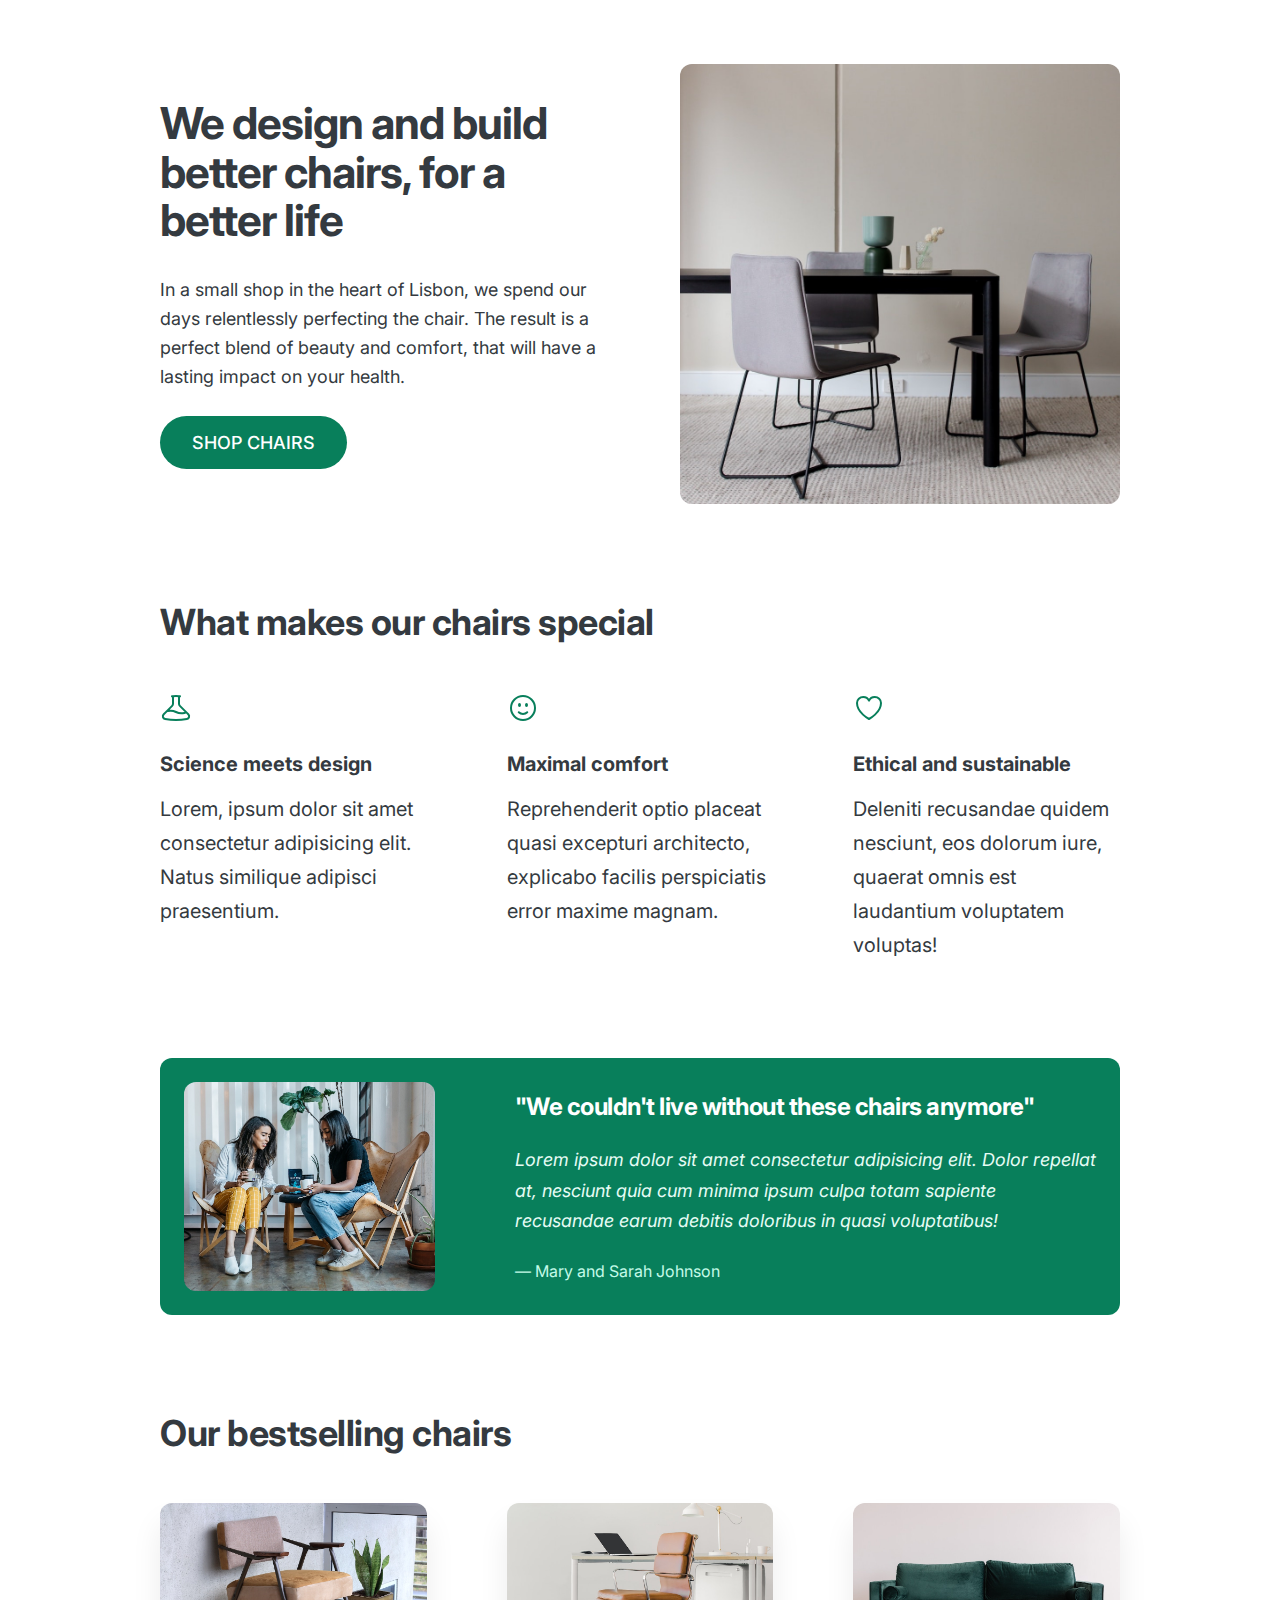
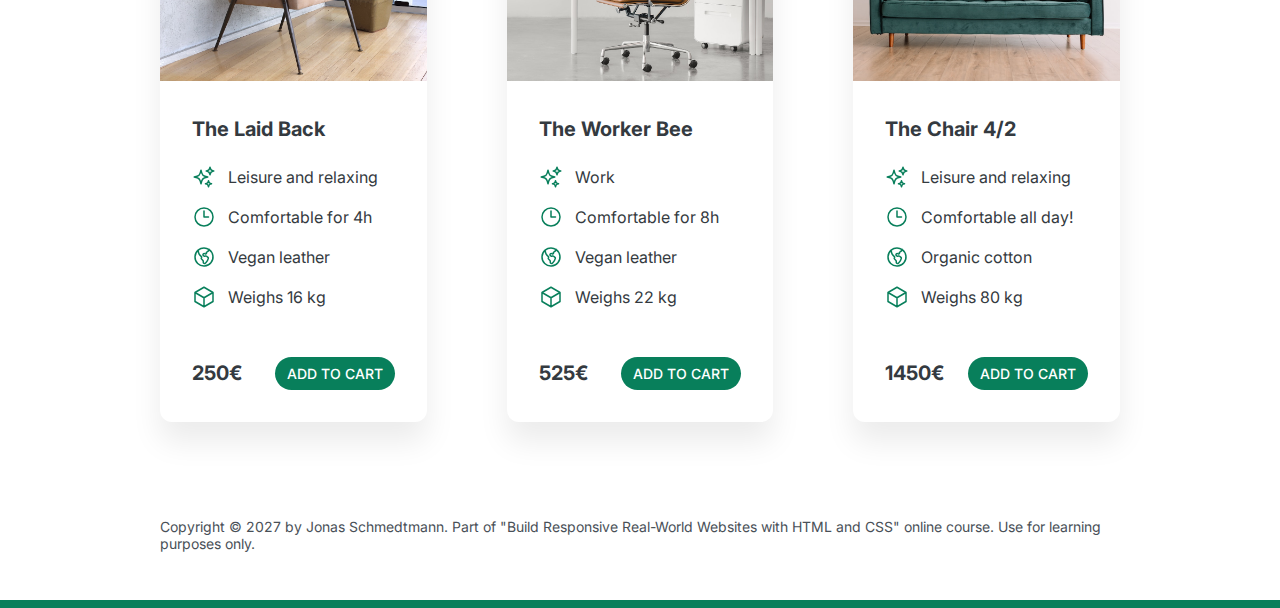
<file: Design a simple eCart page/index.html>
<!DOCTYPE html>
<html lang="en">
  <head>
    <meta charset="UTF-8" />
    <meta http-equiv="X-UA-Compatible" content="IE=edge" />
    <meta name="viewport" content="width=device-width, initial-scale=1.0" />
    <link rel="preconnect" href="https://fonts.googleapis.com" />
    <link rel="preconnect" href="https://fonts.gstatic.com" crossorigin />
    <link
      href="https://fonts.googleapis.com/css2?family=Inter:wght@400;500;700&display=swap"
      rel="stylesheet"
    />

    <link rel="stylesheet" href="style.css" />
    <title>Lisbon Chair Shop</title>
  </head>
  <body>
    <div class="container">
      <header>
        <div class="header-text-box">
          <h1>We design and build better chairs, for a better life</h1>
          <p class="header-text">
            In a small shop in the heart of Lisbon, we spend our days
            relentlessly perfecting the chair. The result is a perfect blend of
            beauty and comfort, that will have a lasting impact on your health.
          </p>
          <a class="btn btn--big" href="#">Shop chairs</a>
        </div>
        <img src="hero.jpg" alt="Photo" />
      </header>

      <section>
        <h2>What makes our chairs special</h2>
        <div class="grid-3-cols">
          <div>
            <svg
              xmlns="http://www.w3.org/2000/svg"
              fill="none"
              viewBox="0 0 24 24"
              stroke-width="1.5"
              stroke="currentColor"
              class="features-icon"
            >
              <path
                stroke-linecap="round"
                stroke-linejoin="round"
                d="M9.75 3.104v5.714a2.25 2.25 0 01-.659 1.591L5 14.5M9.75 3.104c-.251.023-.501.05-.75.082m.75-.082a24.301 24.301 0 014.5 0m0 0v5.714c0 .597.237 1.17.659 1.591L19.8 15.3M14.25 3.104c.251.023.501.05.75.082M19.8 15.3l-1.57.393A9.065 9.065 0 0112 15a9.065 9.065 0 00-6.23-.693L5 14.5m14.8.8l1.402 1.402c1.232 1.232.65 3.318-1.067 3.611A48.309 48.309 0 0112 21c-2.773 0-5.491-.235-8.135-.687-1.718-.293-2.3-2.379-1.067-3.61L5 14.5"
              />
            </svg>
            <p class="features-title"><strong>Science meets design</strong></p>
            <p class="features-text">
              Lorem, ipsum dolor sit amet consectetur adipisicing elit. Natus
              similique adipisci praesentium.
            </p>
          </div>

          <div>
            <svg
              xmlns="http://www.w3.org/2000/svg"
              fill="none"
              viewBox="0 0 24 24"
              stroke-width="1.5"
              stroke="currentColor"
              class="features-icon"
            >
              <path
                stroke-linecap="round"
                stroke-linejoin="round"
                d="M15.182 15.182a4.5 4.5 0 01-6.364 0M21 12a9 9 0 11-18 0 9 9 0 0118 0zM9.75 9.75c0 .414-.168.75-.375.75S9 10.164 9 9.75 9.168 9 9.375 9s.375.336.375.75zm-.375 0h.008v.015h-.008V9.75zm5.625 0c0 .414-.168.75-.375.75s-.375-.336-.375-.75.168-.75.375-.75.375.336.375.75zm-.375 0h.008v.015h-.008V9.75z"
              />
            </svg>

            <p class="features-title">
              <strong>Maximal comfort</strong>
            </p>
            <p class="features-text">
              Reprehenderit optio placeat quasi excepturi architecto, explicabo
              facilis perspiciatis error maxime magnam.
            </p>
          </div>

          <div>
            <svg
              xmlns="http://www.w3.org/2000/svg"
              fill="none"
              viewBox="0 0 24 24"
              stroke-width="1.5"
              stroke="currentColor"
              class="features-icon"
            >
              <path
                stroke-linecap="round"
                stroke-linejoin="round"
                d="M21 8.25c0-2.485-2.099-4.5-4.688-4.5-1.935 0-3.597 1.126-4.312 2.733-.715-1.607-2.377-2.733-4.313-2.733C5.1 3.75 3 5.765 3 8.25c0 7.22 9 12 9 12s9-4.78 9-12z"
              />
            </svg>

            <p class="features-title">
              <strong>Ethical and sustainable</strong>
            </p>
            <p class="features-text">
              Deleniti recusandae quidem nesciunt, eos dolorum iure, quaerat
              omnis est laudantium voluptatem voluptas!
            </p>
          </div>
        </div>
      </section>

      <section class="testimonial-section">
        <div class="grid-3-cols">
          <img src="customers.jpg" alt="People sitting on chairs" />
          <div class="testimonial-box">
            <h2>"We couldn't live without these chairs anymore"</h2>
            <blockquote class="testimonial-text">
              Lorem ipsum dolor sit amet consectetur adipisicing elit. Dolor
              repellat at, nesciunt quia cum minima ipsum culpa totam sapiente
              recusandae earum debitis doloribus in quasi voluptatibus!
            </blockquote>
            <p class="testimonial-author">&mdash; Mary and Sarah Johnson</p>
          </div>
        </div>
      </section>

      <section>
        <h2>Our bestselling chairs</h2>
        <div class="grid-3-cols">
          <figure class="chair">
            <img src="chair-1.jpg" alt="Chair" />
            <div class="chair-box">
              <h3>The Laid Back</h3>
              <ul class="chair-details">
                <li>
                  <svg
                    xmlns="http://www.w3.org/2000/svg"
                    fill="none"
                    viewBox="0 0 24 24"
                    stroke-width="1.5"
                    stroke="currentColor"
                    class="chair-icon"
                  >
                    <path
                      stroke-linecap="round"
                      stroke-linejoin="round"
                      d="M9.813 15.904L9 18.75l-.813-2.846a4.5 4.5 0 00-3.09-3.09L2.25 12l2.846-.813a4.5 4.5 0 003.09-3.09L9 5.25l.813 2.846a4.5 4.5 0 003.09 3.09L15.75 12l-2.846.813a4.5 4.5 0 00-3.09 3.09zM18.259 8.715L18 9.75l-.259-1.035a3.375 3.375 0 00-2.455-2.456L14.25 6l1.036-.259a3.375 3.375 0 002.455-2.456L18 2.25l.259 1.035a3.375 3.375 0 002.456 2.456L21.75 6l-1.035.259a3.375 3.375 0 00-2.456 2.456zM16.894 20.567L16.5 21.75l-.394-1.183a2.25 2.25 0 00-1.423-1.423L13.5 18.75l1.183-.394a2.25 2.25 0 001.423-1.423l.394-1.183.394 1.183a2.25 2.25 0 001.423 1.423l1.183.394-1.183.394a2.25 2.25 0 00-1.423 1.423z"
                    />
                  </svg>

                  <!-- Span is a generic INLINE text element, it doesn't have any meaning. It's like a div element, but inline -->
                  <span>Leisure and relaxing</span>
                </li>
                <li>
                  <svg
                    xmlns="http://www.w3.org/2000/svg"
                    fill="none"
                    viewBox="0 0 24 24"
                    stroke-width="1.5"
                    stroke="currentColor"
                    class="chair-icon"
                  >
                    <path
                      stroke-linecap="round"
                      stroke-linejoin="round"
                      d="M12 6v6h4.5m4.5 0a9 9 0 11-18 0 9 9 0 0118 0z"
                    />
                  </svg>

                  <span>Comfortable for 4h</span>
                </li>
                <li>
                  <svg
                    xmlns="http://www.w3.org/2000/svg"
                    fill="none"
                    viewBox="0 0 24 24"
                    stroke-width="1.5"
                    stroke="currentColor"
                    class="chair-icon"
                  >
                    <path
                      stroke-linecap="round"
                      stroke-linejoin="round"
                      d="M6.115 5.19l.319 1.913A6 6 0 008.11 10.36L9.75 12l-.387.775c-.217.433-.132.956.21 1.298l1.348 1.348c.21.21.329.497.329.795v1.089c0 .426.24.815.622 1.006l.153.076c.433.217.956.132 1.298-.21l.723-.723a8.7 8.7 0 002.288-4.042 1.087 1.087 0 00-.358-1.099l-1.33-1.108c-.251-.21-.582-.299-.905-.245l-1.17.195a1.125 1.125 0 01-.98-.314l-.295-.295a1.125 1.125 0 010-1.591l.13-.132a1.125 1.125 0 011.3-.21l.603.302a.809.809 0 001.086-1.086L14.25 7.5l1.256-.837a4.5 4.5 0 001.528-1.732l.146-.292M6.115 5.19A9 9 0 1017.18 4.64M6.115 5.19A8.965 8.965 0 0112 3c1.929 0 3.716.607 5.18 1.64"
                    />
                  </svg>

                  <span>Vegan leather</span>
                </li>
                <li>
                  <svg
                    xmlns="http://www.w3.org/2000/svg"
                    fill="none"
                    viewBox="0 0 24 24"
                    stroke-width="1.5"
                    stroke="currentColor"
                    class="chair-icon"
                  >
                    <path
                      stroke-linecap="round"
                      stroke-linejoin="round"
                      d="M21 7.5l-9-5.25L3 7.5m18 0l-9 5.25m9-5.25v9l-9 5.25M3 7.5l9 5.25M3 7.5v9l9 5.25m0-9v9"
                    />
                  </svg>

                  <span>Weighs 16 kg</span>
                </li>
              </ul>
              <div class="chair-price">
                <strong>250€</strong>
                <a href="#" class="btn btn--small">Add to cart</a>
              </div>
            </div>
          </figure>

          <figure class="chair">
            <img src="chair-2.jpg" alt="Chair" />
            <div class="chair-box">
              <h3>The Worker Bee</h3>
              <ul class="chair-details">
                <li>
                  <svg
                    xmlns="http://www.w3.org/2000/svg"
                    fill="none"
                    viewBox="0 0 24 24"
                    stroke-width="1.5"
                    stroke="currentColor"
                    class="chair-icon"
                  >
                    <path
                      stroke-linecap="round"
                      stroke-linejoin="round"
                      d="M9.813 15.904L9 18.75l-.813-2.846a4.5 4.5 0 00-3.09-3.09L2.25 12l2.846-.813a4.5 4.5 0 003.09-3.09L9 5.25l.813 2.846a4.5 4.5 0 003.09 3.09L15.75 12l-2.846.813a4.5 4.5 0 00-3.09 3.09zM18.259 8.715L18 9.75l-.259-1.035a3.375 3.375 0 00-2.455-2.456L14.25 6l1.036-.259a3.375 3.375 0 002.455-2.456L18 2.25l.259 1.035a3.375 3.375 0 002.456 2.456L21.75 6l-1.035.259a3.375 3.375 0 00-2.456 2.456zM16.894 20.567L16.5 21.75l-.394-1.183a2.25 2.25 0 00-1.423-1.423L13.5 18.75l1.183-.394a2.25 2.25 0 001.423-1.423l.394-1.183.394 1.183a2.25 2.25 0 001.423 1.423l1.183.394-1.183.394a2.25 2.25 0 00-1.423 1.423z"
                    />
                  </svg>
                  <span>Work</span>
                </li>
                <li>
                  <svg
                    xmlns="http://www.w3.org/2000/svg"
                    fill="none"
                    viewBox="0 0 24 24"
                    stroke-width="1.5"
                    stroke="currentColor"
                    class="chair-icon"
                  >
                    <path
                      stroke-linecap="round"
                      stroke-linejoin="round"
                      d="M12 6v6h4.5m4.5 0a9 9 0 11-18 0 9 9 0 0118 0z"
                    />
                  </svg>
                  <span>Comfortable for 8h</span>
                </li>
                <li>
                  <svg
                    xmlns="http://www.w3.org/2000/svg"
                    fill="none"
                    viewBox="0 0 24 24"
                    stroke-width="1.5"
                    stroke="currentColor"
                    class="chair-icon"
                  >
                    <path
                      stroke-linecap="round"
                      stroke-linejoin="round"
                      d="M6.115 5.19l.319 1.913A6 6 0 008.11 10.36L9.75 12l-.387.775c-.217.433-.132.956.21 1.298l1.348 1.348c.21.21.329.497.329.795v1.089c0 .426.24.815.622 1.006l.153.076c.433.217.956.132 1.298-.21l.723-.723a8.7 8.7 0 002.288-4.042 1.087 1.087 0 00-.358-1.099l-1.33-1.108c-.251-.21-.582-.299-.905-.245l-1.17.195a1.125 1.125 0 01-.98-.314l-.295-.295a1.125 1.125 0 010-1.591l.13-.132a1.125 1.125 0 011.3-.21l.603.302a.809.809 0 001.086-1.086L14.25 7.5l1.256-.837a4.5 4.5 0 001.528-1.732l.146-.292M6.115 5.19A9 9 0 1017.18 4.64M6.115 5.19A8.965 8.965 0 0112 3c1.929 0 3.716.607 5.18 1.64"
                    />
                  </svg>
                  <span>Vegan leather</span>
                </li>
                <li>
                  <svg
                    xmlns="http://www.w3.org/2000/svg"
                    fill="none"
                    viewBox="0 0 24 24"
                    stroke-width="1.5"
                    stroke="currentColor"
                    class="chair-icon"
                  >
                    <path
                      stroke-linecap="round"
                      stroke-linejoin="round"
                      d="M21 7.5l-9-5.25L3 7.5m18 0l-9 5.25m9-5.25v9l-9 5.25M3 7.5l9 5.25M3 7.5v9l9 5.25m0-9v9"
                    />
                  </svg>

                  <span>Weighs 22 kg</span>
                </li>
              </ul>
              <div class="chair-price">
                <strong>525€</strong>
                <a href="#" class="btn btn--small">Add to cart</a>
              </div>
            </div>
          </figure>

          <figure class="chair">
            <img src="chair-3.jpg" alt="Chair" />
            <div class="chair-box">
              <h3>The Chair 4/2</h3>
              <ul class="chair-details">
                <li>
                  <svg
                    xmlns="http://www.w3.org/2000/svg"
                    fill="none"
                    viewBox="0 0 24 24"
                    stroke-width="1.5"
                    stroke="currentColor"
                    class="chair-icon"
                  >
                    <path
                      stroke-linecap="round"
                      stroke-linejoin="round"
                      d="M9.813 15.904L9 18.75l-.813-2.846a4.5 4.5 0 00-3.09-3.09L2.25 12l2.846-.813a4.5 4.5 0 003.09-3.09L9 5.25l.813 2.846a4.5 4.5 0 003.09 3.09L15.75 12l-2.846.813a4.5 4.5 0 00-3.09 3.09zM18.259 8.715L18 9.75l-.259-1.035a3.375 3.375 0 00-2.455-2.456L14.25 6l1.036-.259a3.375 3.375 0 002.455-2.456L18 2.25l.259 1.035a3.375 3.375 0 002.456 2.456L21.75 6l-1.035.259a3.375 3.375 0 00-2.456 2.456zM16.894 20.567L16.5 21.75l-.394-1.183a2.25 2.25 0 00-1.423-1.423L13.5 18.75l1.183-.394a2.25 2.25 0 001.423-1.423l.394-1.183.394 1.183a2.25 2.25 0 001.423 1.423l1.183.394-1.183.394a2.25 2.25 0 00-1.423 1.423z"
                    />
                  </svg>
                  <span>Leisure and relaxing</span>
                </li>
                <li>
                  <svg
                    xmlns="http://www.w3.org/2000/svg"
                    fill="none"
                    viewBox="0 0 24 24"
                    stroke-width="1.5"
                    stroke="currentColor"
                    class="chair-icon"
                  >
                    <path
                      stroke-linecap="round"
                      stroke-linejoin="round"
                      d="M12 6v6h4.5m4.5 0a9 9 0 11-18 0 9 9 0 0118 0z"
                    />
                  </svg>
                  <span>Comfortable all day!</span>
                </li>
                <li>
                  <svg
                    xmlns="http://www.w3.org/2000/svg"
                    fill="none"
                    viewBox="0 0 24 24"
                    stroke-width="1.5"
                    stroke="currentColor"
                    class="chair-icon"
                  >
                    <path
                      stroke-linecap="round"
                      stroke-linejoin="round"
                      d="M6.115 5.19l.319 1.913A6 6 0 008.11 10.36L9.75 12l-.387.775c-.217.433-.132.956.21 1.298l1.348 1.348c.21.21.329.497.329.795v1.089c0 .426.24.815.622 1.006l.153.076c.433.217.956.132 1.298-.21l.723-.723a8.7 8.7 0 002.288-4.042 1.087 1.087 0 00-.358-1.099l-1.33-1.108c-.251-.21-.582-.299-.905-.245l-1.17.195a1.125 1.125 0 01-.98-.314l-.295-.295a1.125 1.125 0 010-1.591l.13-.132a1.125 1.125 0 011.3-.21l.603.302a.809.809 0 001.086-1.086L14.25 7.5l1.256-.837a4.5 4.5 0 001.528-1.732l.146-.292M6.115 5.19A9 9 0 1017.18 4.64M6.115 5.19A8.965 8.965 0 0112 3c1.929 0 3.716.607 5.18 1.64"
                    />
                  </svg>
                  <span>Organic cotton</span>
                </li>
                <li>
                  <svg
                    xmlns="http://www.w3.org/2000/svg"
                    fill="none"
                    viewBox="0 0 24 24"
                    stroke-width="1.5"
                    stroke="currentColor"
                    class="chair-icon"
                  >
                    <path
                      stroke-linecap="round"
                      stroke-linejoin="round"
                      d="M21 7.5l-9-5.25L3 7.5m18 0l-9 5.25m9-5.25v9l-9 5.25M3 7.5l9 5.25M3 7.5v9l9 5.25m0-9v9"
                    />
                  </svg>

                  <span>Weighs 80 kg</span>
                </li>
              </ul>
              <div class="chair-price">
                <strong>1450€</strong>
                <a href="#" class="btn btn--small">Add to cart</a>
              </div>
            </div>
          </figure>
        </div>
      </section>

      <footer>
        Copyright &copy; 2027 by Jonas Schmedtmann. Part of "Build Responsive
        Real-World Websites with HTML and CSS" online course. Use for learning
        purposes only.
      </footer>
    </div>
  </body>
</html>
</file>
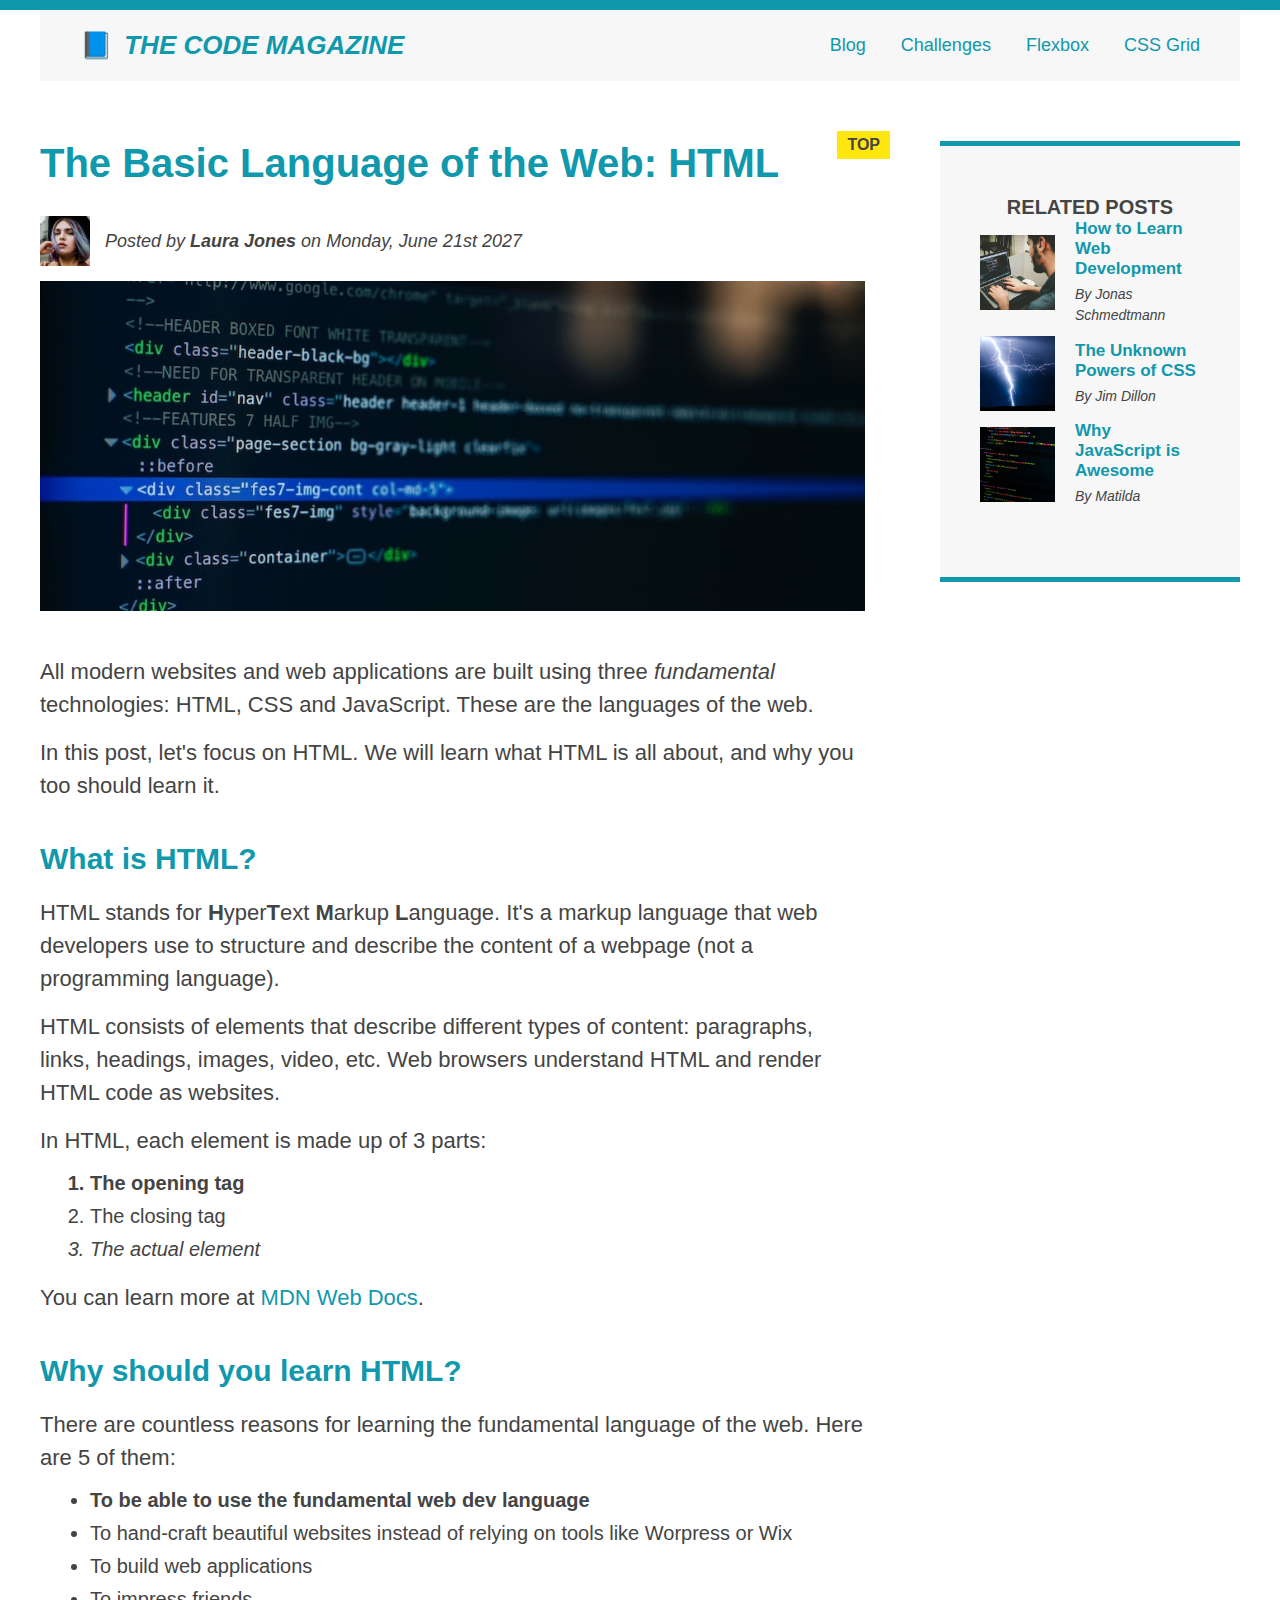
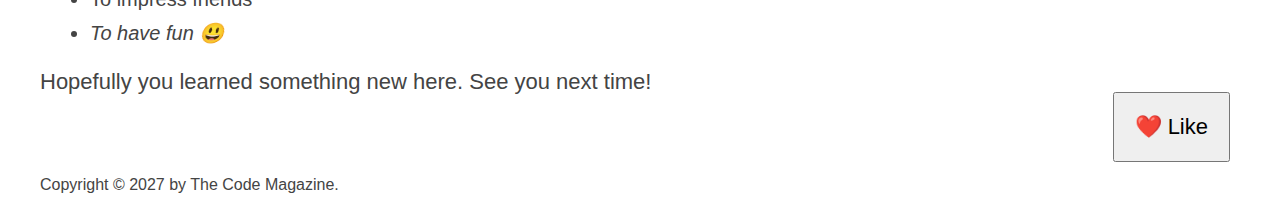
<file: Fundamental &Flex-Box And Css-Grid/index.html>
<!DOCTYPE html>
<html lang="en">

<head>
  <meta charset="UTF-8" />
  <link href="style.css" rel="stylesheet" />

  <title>The Basic Language of the Web: HTML</title>
</head>

<body>
  <!--
    <h1>The Basic Language of the Web: HTML</h1>
    <h2>The Basic Language of the Web: HTML</h2>
    <h3>The Basic Language of the Web: HTML</h3>
    <h4>The Basic Language of the Web: HTML</h4>
    <h5>The Basic Language of the Web: HTML</h5>
    <h6>The Basic Language of the Web: HTML</h6>
    -->

  <div class="container">
    <header class="main-header clearfix">
      <h1>📘 The Code Magazine</h1>

      <nav>
        <!-- <strong>This is the navigation</strong> -->
        <a href="blog.html">Blog</a>
        <a href="#">Challenges</a>
        <a href="flexbox.html">Flexbox</a>
        <a href="css-grid.html">CSS Grid</a>
      </nav>
    </header>
    <!-- Only necessary for Flex-Box -->
    <!-- <div class="row"> -->
    <article>
      <header class="post-header">
        <h2>The Basic Language of the Web: HTML</h2>
        <div class="author-box">
          <img src="img/laura-jones.jpg" alt="Headshot of Laura Jones" height="50" width="50" class="author-img" />

          <p id="author" class="author">
            Posted by <strong>Laura Jones</strong> on Monday, June 21st 2027
          </p>
        </div>
        <img src="img/post-img.jpg" alt="HTML code on a screen" width="500" height="200" class="post-img" />
        <button>❤️ Like</button>
      </header>

      <p>
        All modern websites and web applications are built using three
        <em>fundamental</em>
        technologies: HTML, CSS and JavaScript. These are the languages of the
        web.
      </p>

      <p>
        In this post, let's focus on HTML. We will learn what HTML is all
        about, and why you too should learn it.
      </p>

      <h3>What is HTML?</h3>
      <p>
        HTML stands for <strong>H</strong>yper<strong>T</strong>ext
        <strong>M</strong>arkup <strong>L</strong>anguage. It's a markup
        language that web developers use to structure and describe the content
        of a webpage (not a programming language).
      </p>
      <p>
        HTML consists of elements that describe different types of content:
        paragraphs, links, headings, images, video, etc. Web browsers
        understand HTML and render HTML code as websites.
      </p>
      <p>In HTML, each element is made up of 3 parts:</p>

      <ol>
        <li class="first-li">The opening tag</li>
        <li>The closing tag</li>
        <li>The actual element</li>
      </ol>

      <p>
        You can learn more at
        <a href="https://developer.mozilla.org/en-US/docs/Web/HTML" target="_blank">MDN Web Docs</a>.
      </p>

      <h3>Why should you learn HTML?</h3>

      <p>
        There are countless reasons for learning the fundamental language of
        the web. Here are 5 of them:
      </p>

      <ul>
        <li class="first-li">
          To be able to use the fundamental web dev language
        </li>
        <li>
          To hand-craft beautiful websites instead of relying on tools like
          Worpress or Wix
        </li>
        <li>To build web applications</li>
        <li>To impress friends</li>
        <li>To have fun 😃</li>
      </ul>

      <p>Hopefully you learned something new here. See you next time!</p>
    </article>

    <aside>
      <h4>Related posts</h4>

      <ul class="related">
        <li class="related-post">
          <img src="img/related-1.jpg" alt="Person programming" width="75" height="75" />
          <div>
            <a href="#" class="related-link">How to Learn Web Development</a>
            <p class="related-author">By Jonas Schmedtmann</p>
          </div>
        </li>
        <li class="related-post">
          <img src="img/related-2.jpg" alt="Lightning" width="75" height="75" />
          <div>
            <a href="#" class="related-link">The Unknown Powers of CSS</a>
            <p class="related-author">By Jim Dillon</p>
          </div>
        </li>
        <li class="related-post">
          <img src="img/related-3.jpg" alt="JavaScript code on a screen" width="75" height="75" />
          <div>
            <a href="#" class="related-link">Why JavaScript is Awesome</a>
            <p class="related-author">By Matilda</p>
          </div>
        </li>
      </ul>
    </aside>
    <!-- </div> -->
    <footer>
      <p id="copyright" class="copyright text">
        Copyright &copy; 2027 by The Code Magazine.
      </p>
    </footer>
  </div>
</body>

</html>
</file>
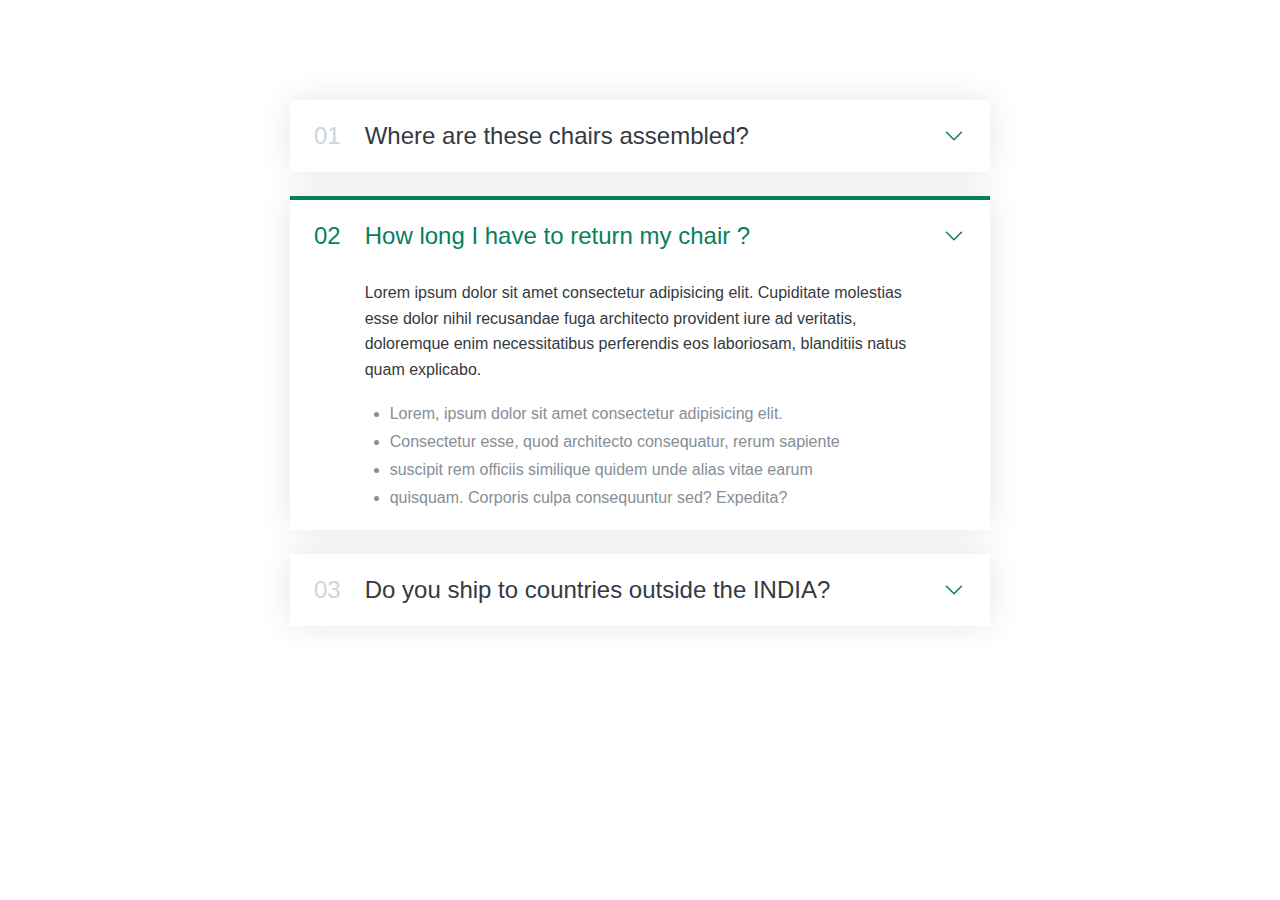
<file: Components/01-Accordion.html>
<!DOCTYPE html>
<html lang="en">
  <head>
    <meta charset="UTF-8" />
    <meta http-equiv="X-UA-Compatible" content="IE=edge" />
    <meta name="viewport" content="width=device-width, initial-scale=1.0" />
    <title>Accordion Component</title>
    <style>
      * {
        margin: 0;
        padding: 0;
        box-sizing: border-box;
      }
      body {
        font-family: "Inter", sans-serif;
        color: #343a40;
        line-height: 1; /* we reset here because it inherited property from text */
      }
      .accordion {
        width: 700px;
        margin: 100px auto;
        display: flex;
        flex-direction: column;
        gap: 24px;
      }
      .item {
        box-shadow: 0 0 32px rgba(0, 0, 0, 0.1);
        padding: 24px;

        display: grid;
        grid-template-columns: auto 1fr auto;
        column-gap: 24px;
        row-gap: 32px;
        align-items: center;
      }
      .number,
      .text {
        font-size: 24px;
        font-weight: 500;
        /* color: #087f5b; */
      }
      .number {
        color: #ced4da;
      }
      .icon {
        width: 24px;
        height: 24px;
        stroke: #087f5b;
      }
      .hidden-box {
        grid-column: 2;
        display: none;
      }
      .hidden-box p {
        line-height: 1.6;
        margin-bottom: 24px;
      }
      .hidden-box ul {
        color: #868e96;
        margin-left: 25px;

        display: flex;
        flex-direction: column;
        gap: 12px;
      }

      .open {
        border-top: 4px solid #087f5b;
      }
      .open .hidden-box {
        display: block;
      }
      .open .number,
      .open .text {
        color: #087f5b;
      }
    </style>
  </head>
  <body>
    <div class="accordion">
      <div class="item">
        <p class="number">01</p>
        <p class="text">Where are these chairs assembled?</p>
        <svg
          xmlns="http://www.w3.org/2000/svg"
          fill="none"
          viewBox="0 0 24 24"
          stroke-width="1.5"
          stroke="currentColor"
          class="icon"
        >
          <path
            stroke-linecap="round"
            stroke-linejoin="round"
            d="M19.5 8.25l-7.5 7.5-7.5-7.5"
          />
        </svg>
        <div class="hidden-box">
          <p>
            Lorem ipsum dolor sit amet consectetur adipisicing elit. Cupiditate
            molestias esse dolor nihil recusandae fuga architecto provident iure
            ad veritatis, doloremque enim necessitatibus perferendis eos
            laboriosam, blanditiis natus quam explicabo.
          </p>
          <ul>
            <li>Lorem, ipsum dolor sit amet consectetur adipisicing elit.</li>
            <li>
              Consectetur esse, quod architecto consequatur, rerum sapiente
            </li>
            <li>
              suscipit rem officiis similique quidem unde alias vitae earum
            </li>
            <li>quisquam. Corporis culpa consequuntur sed? Expedita?</li>
          </ul>
        </div>
      </div>
      <div class="item open">
        <p class="number">02</p>
        <p class="text">How long I have to return my chair ?</p>
        <svg
          xmlns="http://www.w3.org/2000/svg"
          fill="none"
          viewBox="0 0 24 24"
          stroke-width="1.5"
          stroke="currentColor"
          class="icon"
        >
          <path
            stroke-linecap="round"
            stroke-linejoin="round"
            d="M19.5 8.25l-7.5 7.5-7.5-7.5"
          />
        </svg>
        <div class="hidden-box">
          <p>
            Lorem ipsum dolor sit amet consectetur adipisicing elit. Cupiditate
            molestias esse dolor nihil recusandae fuga architecto provident iure
            ad veritatis, doloremque enim necessitatibus perferendis eos
            laboriosam, blanditiis natus quam explicabo.
          </p>
          <ul>
            <li>Lorem, ipsum dolor sit amet consectetur adipisicing elit.</li>
            <li>
              Consectetur esse, quod architecto consequatur, rerum sapiente
            </li>
            <li>
              suscipit rem officiis similique quidem unde alias vitae earum
            </li>
            <li>quisquam. Corporis culpa consequuntur sed? Expedita?</li>
          </ul>
        </div>
      </div>
      <div class="item">
        <p class="number">03</p>
        <p class="text">Do you ship to countries outside the INDIA?</p>
        <svg
          xmlns="http://www.w3.org/2000/svg"
          fill="none"
          viewBox="0 0 24 24"
          stroke-width="1.5"
          stroke="currentColor"
          class="icon"
        >
          <path
            stroke-linecap="round"
            stroke-linejoin="round"
            d="M19.5 8.25l-7.5 7.5-7.5-7.5"
          />
        </svg>
        <div class="hidden-box">
          <p>
            Lorem ipsum dolor sit amet consectetur adipisicing elit. Cupiditate
            molestias esse dolor nihil recusandae fuga architecto provident iure
            ad veritatis, doloremque enim necessitatibus perferendis eos
            laboriosam, blanditiis natus quam explicabo.
          </p>
          <ul>
            <li>Lorem, ipsum dolor sit amet consectetur adipisicing elit.</li>
            <li>
              Consectetur esse, quod architecto consequatur, rerum sapiente
            </li>
            <li>
              suscipit rem officiis similique quidem unde alias vitae earum
            </li>
            <li>quisquam. Corporis culpa consequuntur sed? Expedita?</li>
          </ul>
        </div>
      </div>
    </div>
  </body>
</html>
</file>
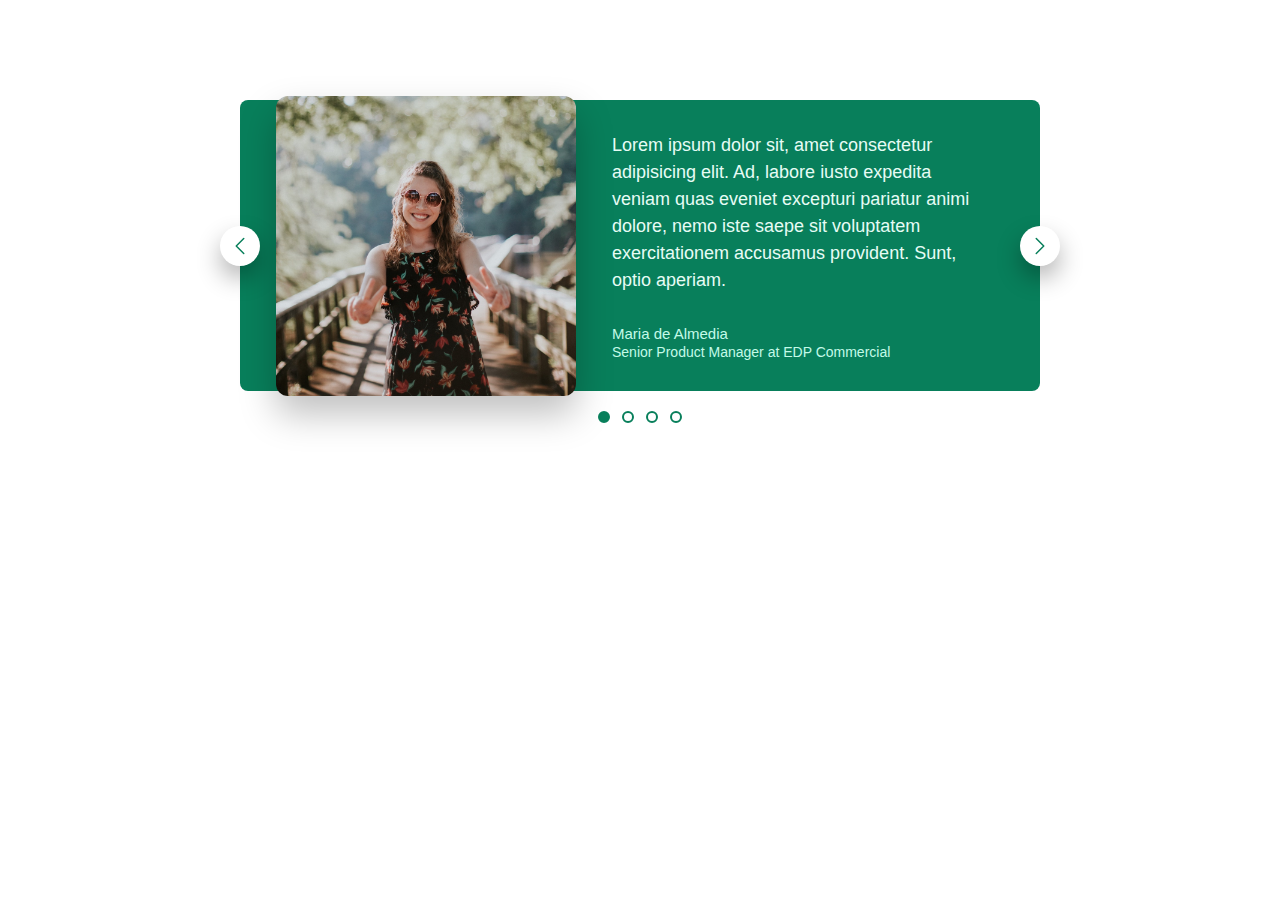
<file: Components/02-Carousel.html>
<!DOCTYPE html>
<html lang="en">
  <head>
    <meta charset="UTF-8" />
    <meta http-equiv="X-UA-Compatible" content="IE=edge" />
    <meta name="viewport" content="width=device-width, initial-scale=1.0" />
    <title>Carousel Component</title>
    <style>
      * {
        margin: 0;
        padding: 0;
        box-sizing: border-box;
      }
      body {
        font-family: "Inter", sans-serif;
        color: #343a40;
        line-height: 1;
      }
      .carousel {
        width: 800px;
        margin: 100px auto;
        background-color: #087f5b;
        padding: 32px 48px 32px 86px; /* top right bottom left */
        border-radius: 8px;
        display: flex;
        align-items: center;
        gap: 86px;
        position: relative;
      }
      img {
        height: 200px;
        border-radius: 8px;
        transform: scale(1.5);
        box-shadow: 0 12px 24px rgba(0, 0, 0, 25%);
      }

      .testimonial-text {
        font-size: 18px;
        font-weight: 500;
        line-height: 1.5;
        margin-bottom: 32px;
        color: #e6fcf5;
      }
      .testimonial-author {
        font-size: 15px;
        margin-bottom: 4px;
        color: #c3fae8;
      }
      .testimonial-job {
        font-size: 14px;
        color: #c3fae8;
      }
      .btn {
        background-color: #fff;
        border: none;
        height: 40px;
        width: 40px;
        border-radius: 50%;
        position: absolute;
        box-shadow: 0 12px 24px rgba(0, 0, 0, 0.3);
        display: flex;
        align-items: center;
        justify-content: center;
        cursor: pointer;
      }
      .btn-icon {
        width: 24px;
        height: 24px;
        stroke: #087f5b;
      }
      .btn--left {
        /* In realtion to parent element */
        left: 0px;
        top: 50%;
        transform: translate(-50%, -50%);
      }
      .btn--right {
        right: 0;
        top: 50%;
        transform: translate(50%, -50%);
      }
      .dots {
        position: absolute;
        left: 50%;
        bottom: 0;
        transform: translate(-50%, 32px);
        display: flex;
        gap: 12px;
      }
      .dot {
        height: 12px;
        width: 12px;
        background-color: #fff;
        border-radius: 50%;
        border: 2px solid #087f5b;
        cursor: pointer;
      }
      .dot--fill {
        background-color: #087f5b;
      }
    </style>
  </head>
  <body>
    <div class="carousel">
      <img src="maria.jpg" alt="Maria de Almedia" />
      <blockquote class="testimonial">
        <p class="testimonial-text">
          Lorem ipsum dolor sit, amet consectetur adipisicing elit. Ad, labore
          iusto expedita veniam quas eveniet excepturi pariatur animi dolore,
          nemo iste saepe sit voluptatem exercitationem accusamus provident.
          Sunt, optio aperiam.
        </p>
        <p class="testimonial-author">Maria de Almedia</p>
        <p class="testimonial-job">Senior Product Manager at EDP Commercial</p>
      </blockquote>
      <button class="btn btn--left">
        <svg
          xmlns="http://www.w3.org/2000/svg"
          fill="none"
          viewBox="0 0 24 24"
          stroke-width="1.5"
          stroke="currentColor"
          class="btn-icon"
        >
          <path
            stroke-linecap="round"
            stroke-linejoin="round"
            d="M15.75 19.5L8.25 12l7.5-7.5"
          />
        </svg>
      </button>
      <button class="btn btn--right">
        <svg
          xmlns="http://www.w3.org/2000/svg"
          fill="none"
          viewBox="0 0 24 24"
          stroke-width="1.5"
          stroke="currentColor"
          class="btn-icon"
        >
          <path
            stroke-linecap="round"
            stroke-linejoin="round"
            d="M8.25 4.5l7.5 7.5-7.5 7.5"
          />
        </svg>
      </button>
      <div class="dots">
        <button class="dot dot--fill">&nbsp;</button>
        <button class="dot">&nbsp;</button>
        <button class="dot">&nbsp;</button>
        <button class="dot">&nbsp;</button>
      </div>
    </div>
  </body>
</html>
</file>
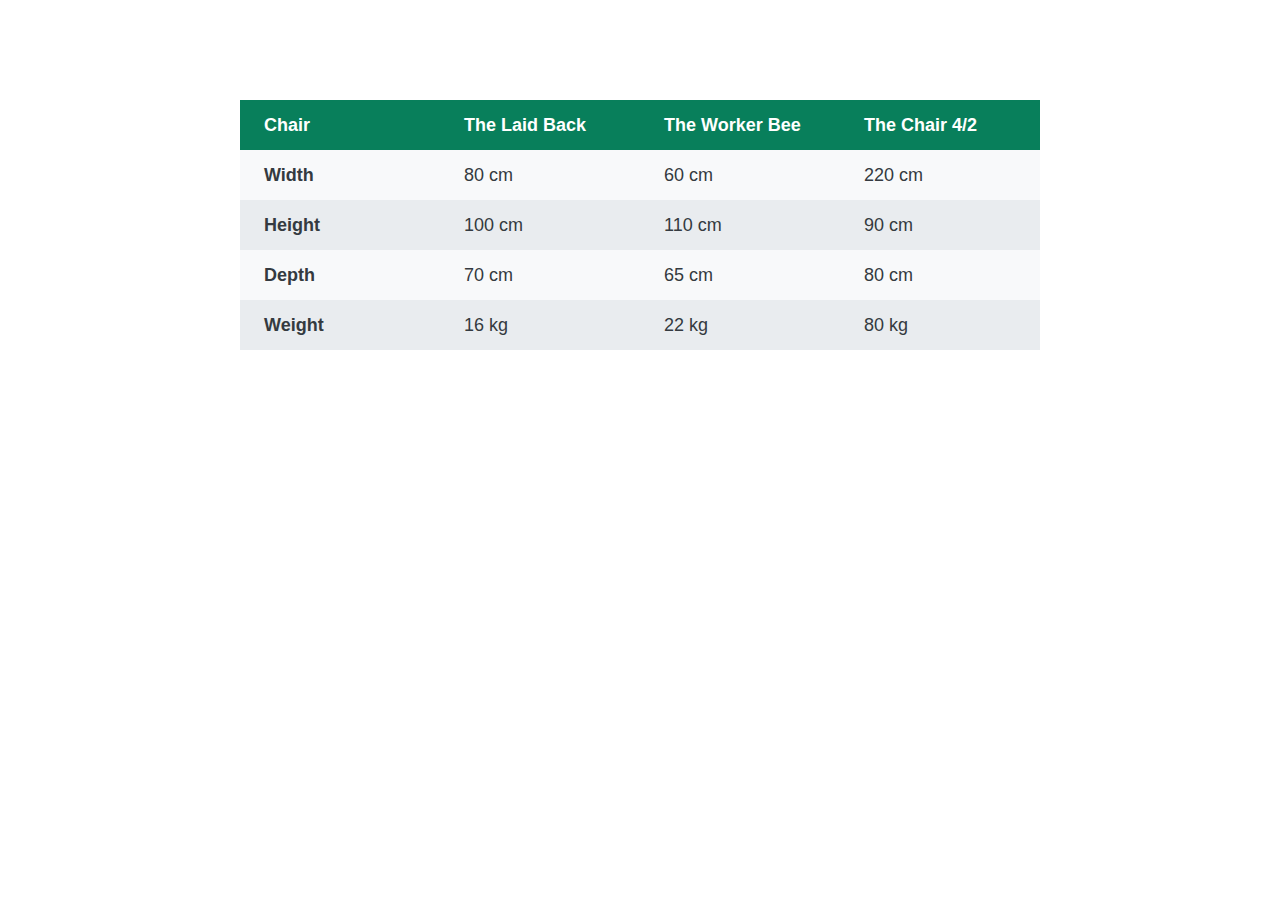
<file: Components/03-Table.html>
<!DOCTYPE html>
<html lang="en">
  <head>
    <meta charset="UTF-8" />
    <meta http-equiv="X-UA-Compatible" content="IE=edge" />
    <meta name="viewport" content="width=device-width, initial-scale=1.0" />
    <title>Carousel Component</title>
    <style>
      * {
        margin: 0;
        padding: 0;
        box-sizing: border-box;
      }
      body {
        font-family: "Inter", sans-serif;
        color: #343a40;
        line-height: 1;
        display: flex;
        justify-content: center;
      }
      table {
        width: 800px;
        margin-top: 100px;
        /* border: 1px solid #343a40; */
        border-collapse: collapse;
        font-size: 18px;
      }
      th,
      td {
        /* border: 1px solid #343a40; */
        padding: 16px 24px;
        text-align: left;
      }
      thead tr {
        background-color: #087f5b;
        color: #fff;
      }
      thead th {
        width: 25%;
      }
      tbody tr:nth-child(odd) {
        background-color: #f8f9fa;
      }
      tbody tr:nth-child(even) {
        background-color: #e9ecef;
      }
    </style>
  </head>
  <body>
    <table>
      <thead>
        <tr>
          <th>Chair</th>
          <th>The Laid Back</th>
          <th>The Worker Bee</th>
          <th>The Chair 4/2</th>
        </tr>
      </thead>
      <tbody>
        <tr>
          <th>Width</th>
          <td>80 cm</td>
          <td>60 cm</td>
          <td>220 cm</td>
        </tr>
        <tr>
          <th>Height</th>
          <td>100 cm</td>
          <td>110 cm</td>
          <td>90 cm</td>
        </tr>
        <tr>
          <th>Depth</th>
          <td>70 cm</td>
          <td>65 cm</td>
          <td>80 cm</td>
        </tr>
        <tr>
          <th>Weight</th>
          <td>16 kg</td>
          <td>22 kg</td>
          <td>80 kg</td>
        </tr>
      </tbody>
    </table>
  </body>
</html>
</file>
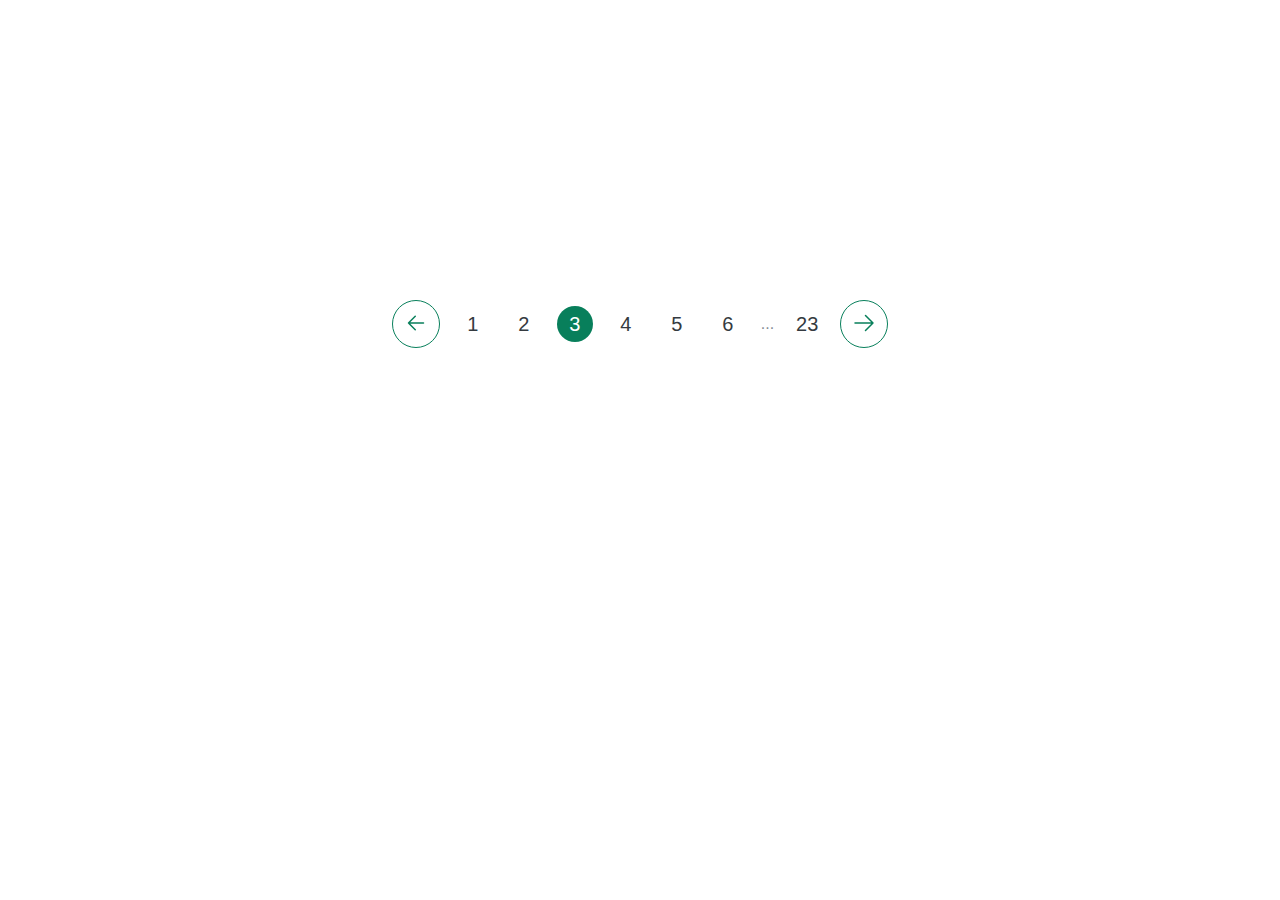
<file: Components/04-Pagination.html>
<!DOCTYPE html>
<html lang="en">
  <head>
    <meta charset="UTF-8" />
    <meta http-equiv="X-UA-Compatible" content="IE=edge" />
    <meta name="viewport" content="width=device-width, initial-scale=1.0" />
    <title>Pagination Component</title>
    <style>
      * {
        margin: 0;
        padding: 0;
        box-sizing: border-box;
      }
      body {
        font-family: "Inter", sans-serif;
        color: #343a40;
        line-height: 1;
        display: flex;
        justify-content: center;
      }
      .pagination {
        display: flex;
        align-items: center;
        gap: 15px;
        margin-top: 300px;
      }
      .btn {
        border: 1px solid #087f5b;
        height: 48px;
        width: 48px;
        border-radius: 50%;
        cursor: pointer;
        background: none;
      }
      .btn:hover {
        background-color: #087f5b;
      }
      /* below one is important */
      .btn:hover .btn-icon {
        stroke: #fff;
      }
      .btn-icon {
        width: 24px;
        height: 24px;
        stroke: #087f5b;
      }
      .page-link:link,
      .page-link:visited {
        /* It is inline element so width and property is not going to work here.To set width and height property we need to set display property as inline-block*/
        font-size: 20px;
        color: #343a40;
        text-decoration: none;
        display: flex;
        flex-direction: column;
        text-align: center;
        justify-content: center;
        height: 36px;
        width: 36px;
        border-radius: 50%;
      }
      .page-link:hover,
      .page-link:active,
      /* below property is important */
      .page-link.page-link--current {
        background-color: #087f5b;
        color: #fff;
      }
      .dots {
        color: #868e96;
      }
    </style>
  </head>
  <body>
    <div class="pagination">
      <button class="btn">
        <svg
          xmlns="http://www.w3.org/2000/svg"
          fill="none"
          viewBox="0 0 24 24"
          stroke-width="1.5"
          stroke="currentColor"
          class="btn-icon"
        >
          <path
            stroke-linecap="round"
            stroke-linejoin="round"
            d="M19.5 12h-15m0 0l6.75 6.75M4.5 12l6.75-6.75"
          />
        </svg>
      </button>
      <a href="#" class="page-link">1</a>
      <a href="#" class="page-link">2</a>
      <a href="#" class="page-link page-link--current">3</a>
      <a href="#" class="page-link">4</a>
      <a href="#" class="page-link">5</a>
      <a href="#" class="page-link">6</a>
      <span class="dots">...</span>
      <a href="#" class="page-link">23</a>

      <button class="btn">
        <svg
          xmlns="http://www.w3.org/2000/svg"
          fill="none"
          viewBox="0 0 24 24"
          stroke-width="1.5"
          stroke="currentColor"
          class="btn-icon"
        >
          <path
            stroke-linecap="round"
            stroke-linejoin="round"
            d="M13.5 4.5L21 12m0 0l-7.5 7.5M21 12H3"
          />
        </svg>
      </button>
    </div>
  </body>
</html>
</file>
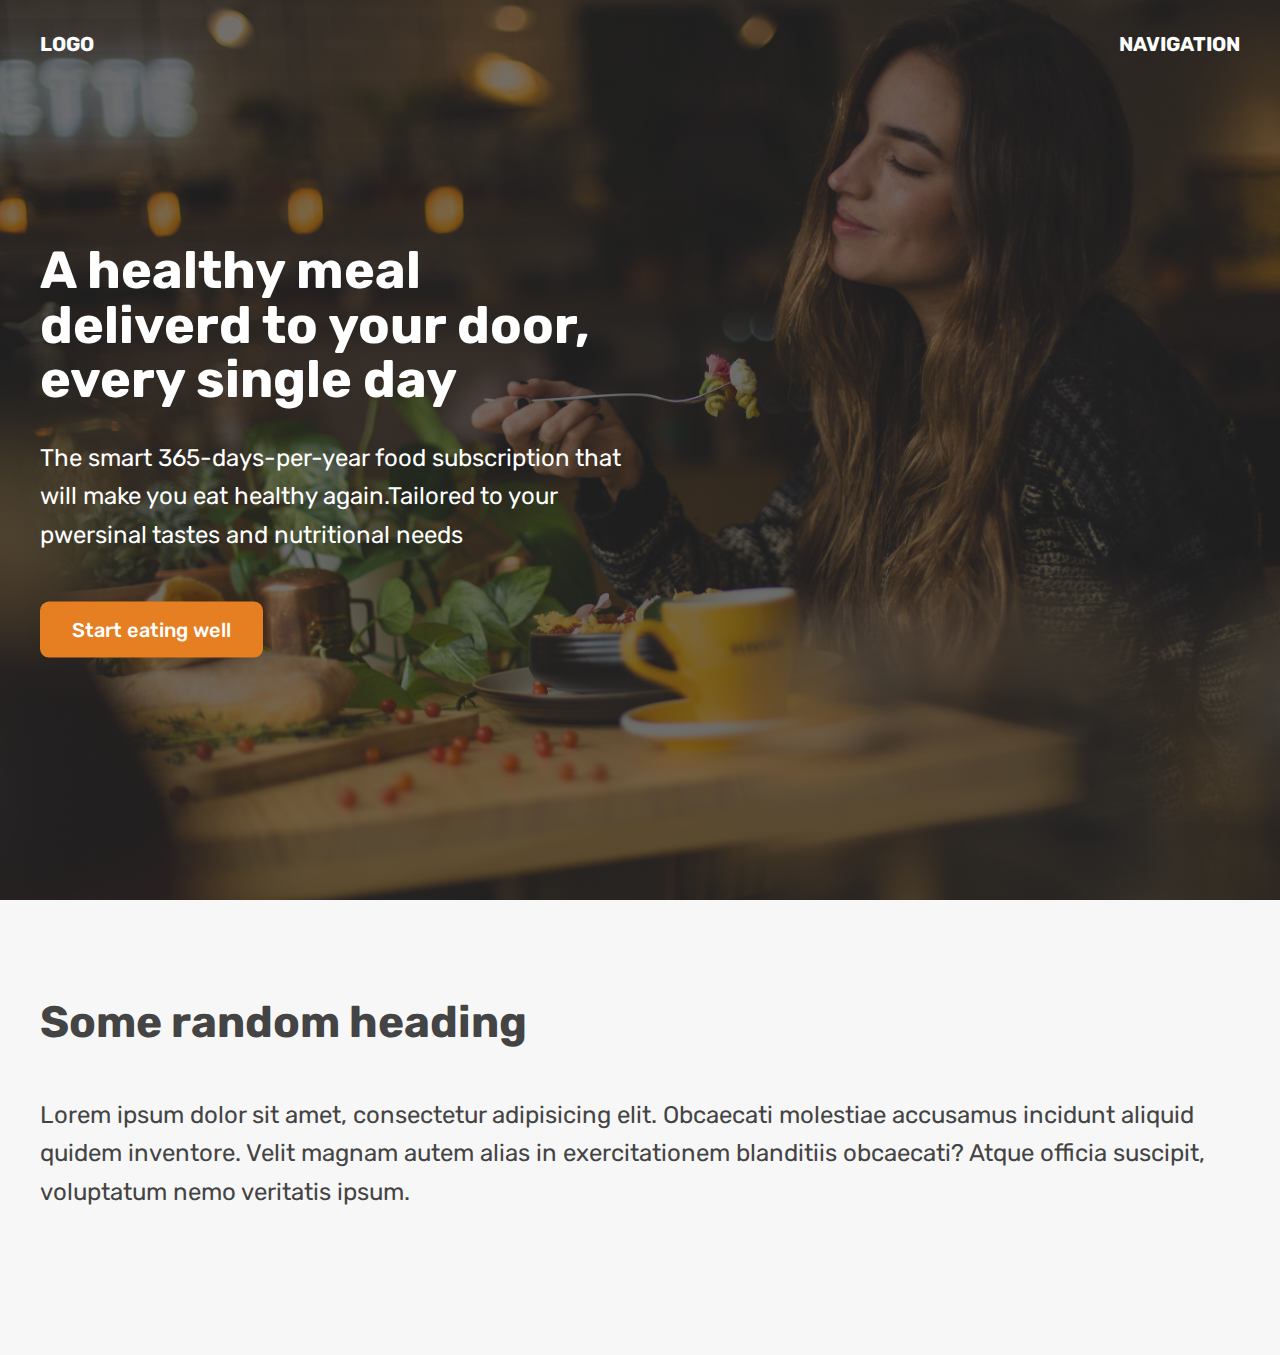
<file: Components/05-hero.html>
<!DOCTYPE html>
<html lang="en">
  <head>
    <meta charset="UTF-8" />
    <meta http-equiv="X-UA-Compatible" content="IE=edge" />
    <meta name="viewport" content="width=device-width, initial-scale=1.0" />
    <title>Omnifood Hero Section</title>
    <link rel="preconnect" href="https://fonts.googleapis.com" />
    <link rel="preconnect" href="https://fonts.gstatic.com" crossorigin />
    <link
      href="https://fonts.googleapis.com/css2?family=Inter:wght@400;600;700&family=Rubik:wght@400;500;700&display=swap"
      rel="stylesheet"
    />
    <style>
      html {
        font-family: "Rubik", sans-serif;
        color: #444;
      }
      * {
        margin: 0;
        padding: 0;
        box-sizing: border-box;
      }
      .container {
        margin: 0 auto;
        width: 1200px;
      }
      header {
        height: 100vh;
        position: relative;
        background-image: linear-gradient(
            rgb(34, 34, 34, 0.6),
            rgb(34, 34, 34, 0.6)
          ),
          url(hero.jpg);
        background-size: cover;
        color: #fff;
      }
      nav {
        font-size: 20px;
        font-weight: 700;
        display: flex;
        justify-content: space-between;
        padding-top: 32px;
      }
      .header-container {
        width: 1200px;
        position: absolute;
        /* In relation to PARENT Size */
        left: 50%;
        top: 50%;
        /* In relation to ELEMENT size */
        transform: translate(-50%, -50%);
      }
      .header-container-inner {
        width: 50%;
      }
      h1 {
        font-size: 52px;
        margin-bottom: 32px;
        line-height: 1.05;
      }
      p {
        font-size: 24px;
        line-height: 1.6;
        margin-bottom: 48px;
      }
      .btn:link,
      .btn:visited {
        font-size: 20px;
        font-weight: 500;
        background-color: #e67e22;
        color: #fff;
        text-decoration: none;
        display: inline-block;
        padding: 16px 32px;
        border-radius: 9px;
      }
      h2 {
        font-size: 44px;
        margin-bottom: 48px;
      }
      section {
        padding: 96px 0;
        background-color: #f7f7f7;
      }
    </style>
  </head>
  <body>
    <header>
      <nav class="container">
        <div>LOGO</div>
        <div>NAVIGATION</div>
      </nav>
      <div class="header-container">
        <div class="header-container-inner">
          <h1>A healthy meal deliverd to your door, every single day</h1>
          <p>
            The smart 365-days-per-year food subscription that will make you eat
            healthy again.Tailored to your pwersinal tastes and nutritional
            needs
          </p>
          <a href="#" class="btn">Start eating well</a>
        </div>
      </div>
    </header>
    <section>
      <div class="container">
        <h2>Some random heading</h2>
        <p>
          Lorem ipsum dolor sit amet, consectetur adipisicing elit. Obcaecati
          molestiae accusamus incidunt aliquid quidem inventore. Velit magnam
          autem alias in exercitationem blanditiis obcaecati? Atque officia
          suscipit, voluptatum nemo veritatis ipsum.
        </p>
      </div>
    </section>
  </body>
</html>
</file>
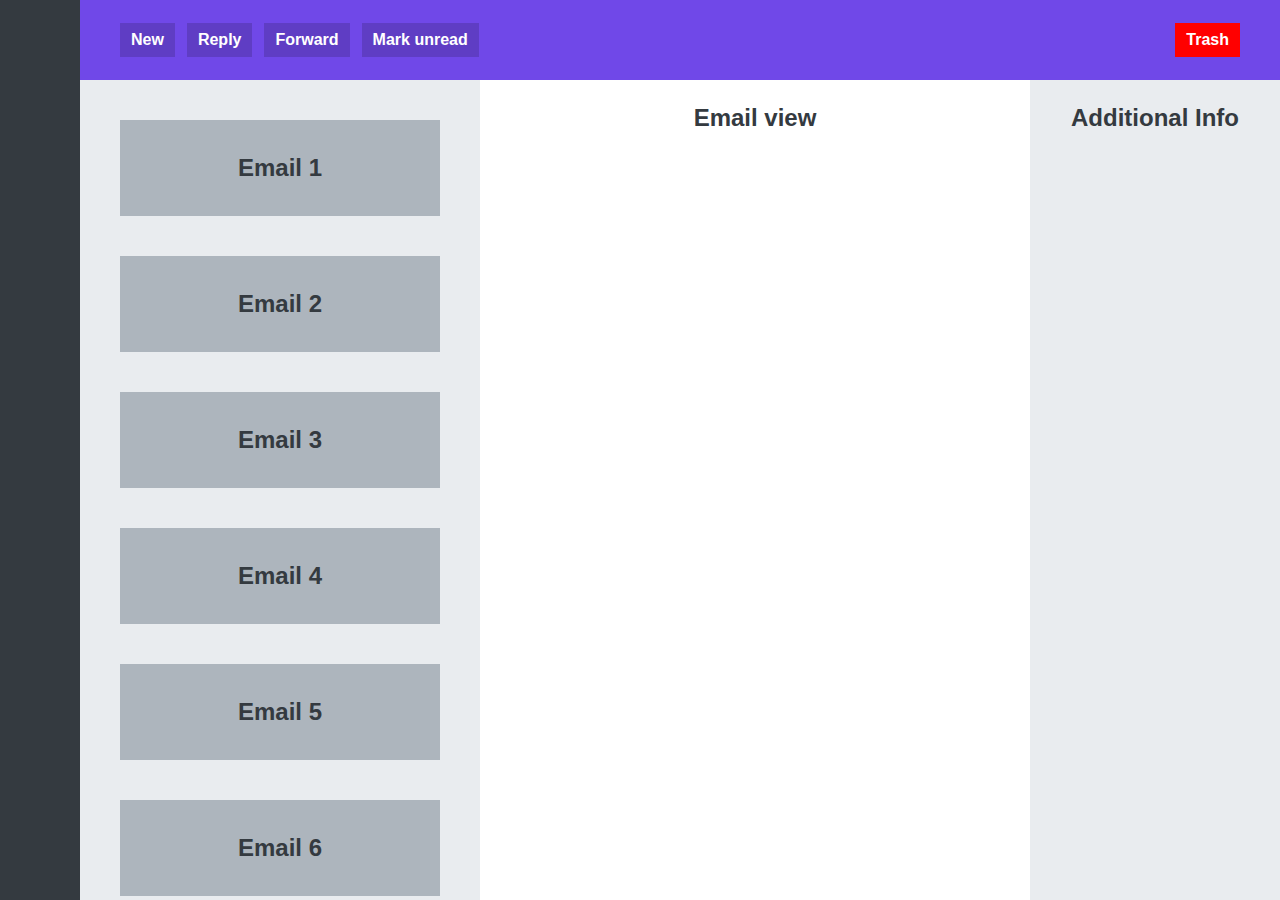
<file: Components/06-app-layout.html>
<!DOCTYPE html>
<html lang="en">
  <head>
    <meta charset="UTF-8" />
    <meta http-equiv="X-UA-Compatible" content="IE=edge" />
    <meta name="viewport" content="width=device-width, initial-scale=1.0" />
    <title>App LAyout</title>
    <style>
      * {
        margin: 0;
        padding: 0;
        box-sizing: border-box;
      }
      body {
        height: 100vh;
        font-family: sans-serif;
        color: #343a40;
        font-size: 24px;
        display: grid;
        grid-template-columns: 80px 400px 1fr 250px;
        grid-template-rows: 80px 1fr;
        text-align: center;
        font-weight: bold;
      }
      nav,
      main,
      section,
      aside {
        padding-top: 24px;
      }
      nav {
        background-color: #343a40;
        grid-row: 1/-1;
      }
      menu {
        background-color: #7048e8;
        grid-column: 2/-1;
        display: flex;
        align-items: center;
        gap: 12px;
        padding: 0 40px;
      }
      button {
        display: inline-block;
        font-size: 16px;
        font-weight: bold;
        background-color: #5f3dc4;
        border: none;
        cursor: pointer;
        color: #fff;
        padding: 8px 11px;
      }
      button:last-child {
        background-color: red;
        margin-left: auto; /*important property */
      }
      section {
        background-color: #e9ecef;
        display: flex;
        flex-direction: column;
        gap: 40px;
        /* how elements that don't fit into container appear */
        overflow: scroll;
        padding: 40px;
      }
      .email {
        background-color: #adb5bd;
        /* width: 300px; */
        height: 96px;
        flex-shrink: 0;
        display: flex;
        align-items: center;
        justify-content: center;
      }
      aside {
        background-color: #e9ecef;
      }
    </style>
  </head>
  <body>
    <nav>Nav</nav>
    <menu>
      <button>New</button>
      <button>Reply</button>
      <button>Forward</button>
      <button>Mark unread</button>
      <button>Trash</button>
    </menu>
    <section>
      <div class="email">Email 1</div>
      <div class="email">Email 2</div>
      <div class="email">Email 3</div>
      <div class="email">Email 4</div>
      <div class="email">Email 5</div>
      <div class="email">Email 6</div>
      <div class="email">Email 7</div>
      <div class="email">Email 8</div>
      <div class="email">Email 9</div>
      <div class="email">Email 10</div>
    </section>
    <main>Email view</main>
    <aside>Additional Info</aside>
  </body>
</html>
</file>
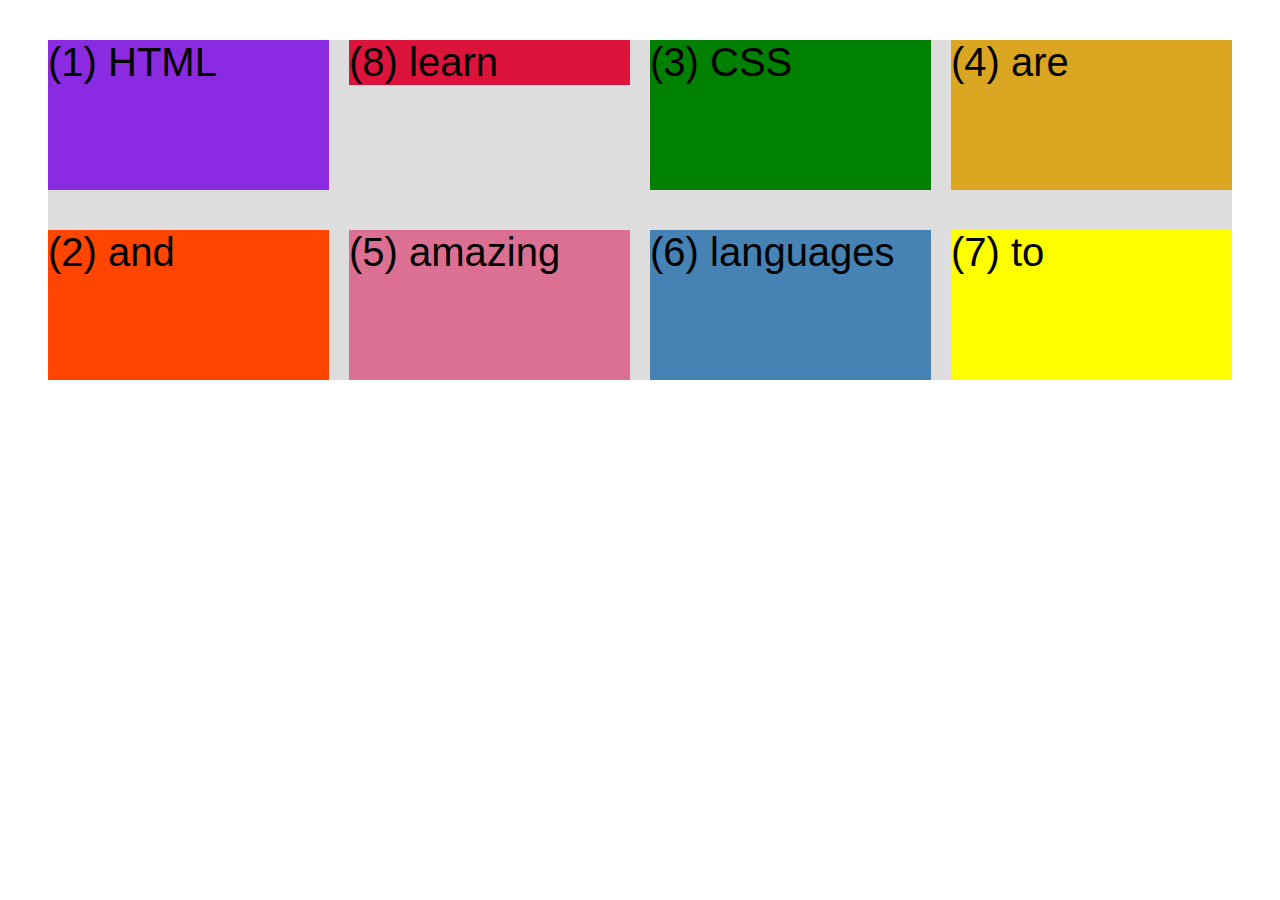
<file: Fundamental &Flex-Box And Css-Grid/css-grid.html>
<!DOCTYPE html>
<html lang="en">

<head>
  <meta charset="UTF-8" />
  <meta http-equiv="X-UA-Compatible" content="IE=edge" />
  <meta name="viewport" content="width=device-width, initial-scale=1.0" />
  <title>CSS Grid</title>
  <style>
    .el--1 {
      background-color: blueviolet;
    }

    .el--2 {
      background-color: orangered;
    }

    .el--3 {
      background-color: green;
      height: 150px;
    }

    .el--4 {
      background-color: goldenrod;
    }

    .el--5 {
      background-color: palevioletred;
    }

    .el--6 {
      background-color: steelblue;
    }

    .el--7 {
      background-color: yellow;
    }

    .el--8 {
      background-color: crimson;
    }

    .container--1 {
      /* STARTER */
      font-family: sans-serif;
      background-color: #ddd;
      font-size: 40px;
      margin: 40px;

      /* CSS GRID */
      display: grid;
      grid-template-columns: repeat(4, 1fr);
      grid-template-rows: 1fr 1fr;
      column-gap: 20px;
      row-gap: 40px;
    }

    .el--8 {
      grid-column: 2/3;
      grid-row: 1 / 2;
      align-self: start;
    }

    .el--2 {
      grid-column: 1 / 2;
      grid-row: 2 / 3;
    }

    .container--2 {
      /* STARTER */
      font-family: sans-serif;
      background-color: black;
      font-size: 40px;
      margin: 100px;

      width: 1000px;
      height: 600px;
      display: none
        /* CSS GRID */
    }
  </style>
</head>

<body>
  <div class="container--1">
    <div class="el el--1">(1) HTML</div>
    <div class="el el--2">(2) and</div>
    <div class="el el--3">(3) CSS</div>
    <div class="el el--4">(4) are</div>
    <div class="el el--5">(5) amazing</div>
    <div class="el el--6">(6) languages</div>
    <div class="el el--7">(7) to</div>
    <div class="el el--8">(8) learn</div>
  </div>

  <div class="container--2">
    <div class="el el--1">(1)</div>
    <div class="el el--3">(3)</div>
    <div class="el el--4">(4)</div>
    <div class="el el--5">(5)</div>
    <div class="el el--6">(6)</div>
    <div class="el el--7">(7)</div>
  </div>
</body>

</html>
</file>
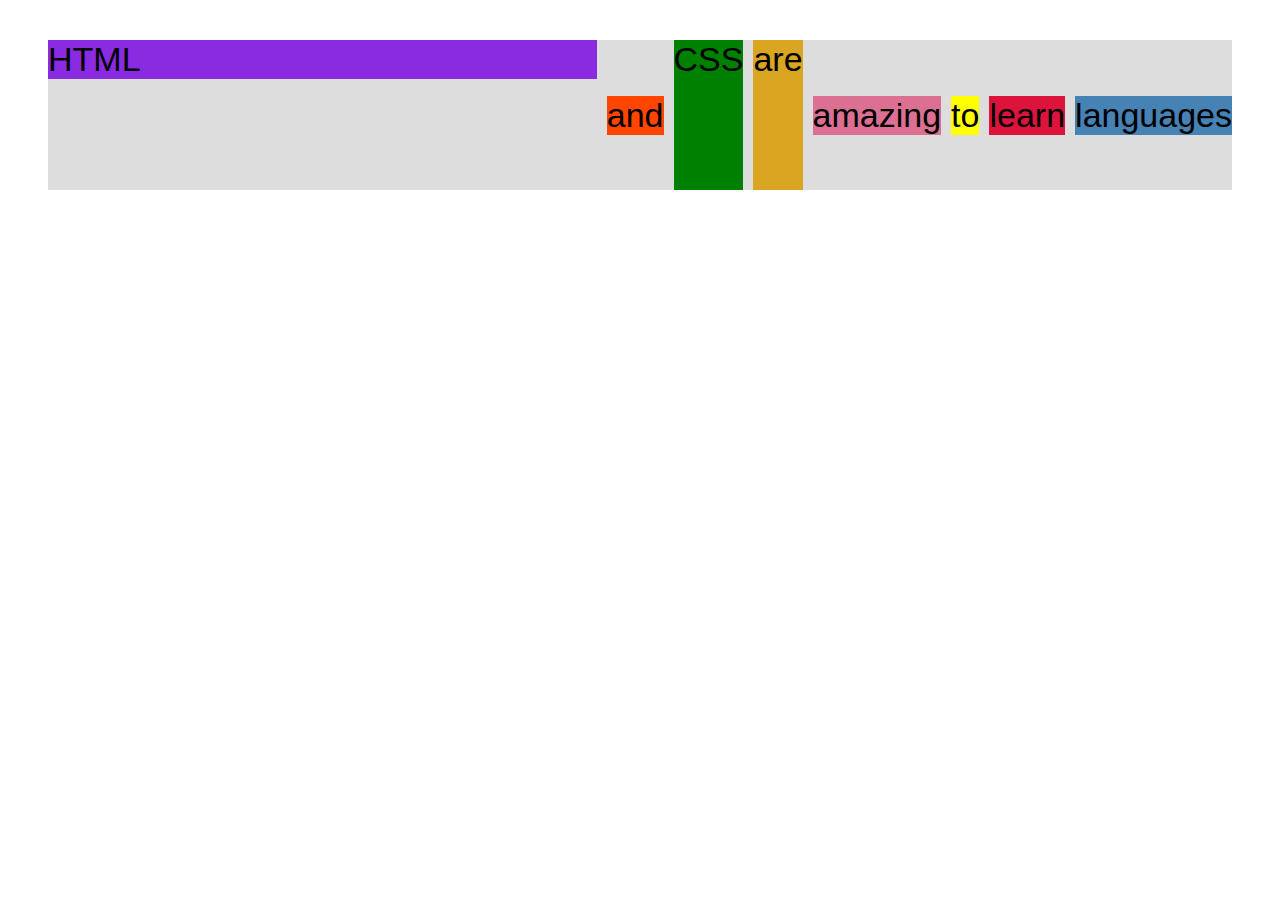
<file: Fundamental &Flex-Box And Css-Grid/flexbox.html>
<!DOCTYPE html>
<html lang="en">

<head>
  <meta charset="UTF-8" />
  <meta http-equiv="X-UA-Compatible" content="IE=edge" />
  <meta name="viewport" content="width=device-width, initial-scale=1.0" />
  <title>Flexbox</title>
  <style>
    .el--1 {
      background-color: blueviolet;
    }

    .el--2 {
      background-color: orangered;
    }

    .el--3 {
      background-color: green;
      height: 150px;
    }

    .el--4 {
      background-color: goldenrod;
    }

    .el--5 {
      background-color: palevioletred;
    }

    .el--6 {
      background-color: steelblue;
    }

    .el--7 {
      background-color: yellow;
    }

    .el--8 {
      background-color: crimson;
    }

    .container {
      /* STARTER */
      font-family: sans-serif;
      background-color: #ddd;
      font-size: 34px;
      margin: 40px;

      /* FLEXBOX */
      display: flex;
      align-items: center;
      justify-content: flex-start;
      gap: 10px;

    }

    .el--1 {
      align-self: flex-start;
      flex-grow: 1;
    }

    .el--4 {
      align-self: stretch;
    }

    .el--6 {
      order: 1;
    }
  </style>
</head>

<body>
  <div class="container">
    <div class="el el--1">HTML</div>
    <div class="el el--2">and</div>
    <div class="el el--3">CSS</div>
    <div class="el el--4">are</div>
    <div class="el el--5">amazing</div>
    <div class="el el--6">languages</div>
    <div class="el el--7">to</div>
    <div class="el el--8">learn</div>
  </div>
</body>

</html>
</file>
<file: Design a simple eCart page/style.css>
/*
SPACING SYSTEM (px)
2 / 4 / 8 / 12 / 16 / 24 / 32 / 48 / 64 / 80 / 96 / 128

FONT SIZE SYSTEM (px)
10 / 12 / 14 / 16 / 18 / 20 / 24 / 30 / 36 / 44 / 52 / 62 / 74 / 86 / 98
*/

/* MAIN COLOR: #087F5B
GREY COLOR: #343a40
*/

* {
  margin: 0;
  padding: 0;
  box-sizing: border-box;
}

/* ------------------------ */
/* GENERAL STYLES */
/* ------------------------ */
body {
  font-family:'inter', sans-serif;
  color: #343a40;
  border-bottom: 8px solid #087f5b;
}

.container {
  width: 960px;
  margin: 0 auto;
}

header,
section {
  margin-bottom: 96px;
}

h2 {
  margin-bottom: 48px;
  font-size: 36px;
  letter-spacing: -0.5px;
}

.grid-3-cols {
  display: grid;
  grid-template-columns: repeat(3, 1fr);
  column-gap: 80px;
}
.btn:link,
.btn:visited {
background-color: #087f5b;
color:#fff;
text-decoration: none;
text-transform: uppercase;
font-weight: 500;
display: inline-block;
border-radius: 100px;
}
.btn:hover,
.btn:active{
  background-color: #099268;
}
.btn--big{
font-size: 18px;
padding: 16px 32px;
}
.btn--small{
font-size: 14px;
padding: 8px 12px;
}
img{
  border-radius: 12px;
}
/* ------------------------ */
/* COMPONENT STYLES */
/* ------------------------ */

/* HEADER */
header {
  display: grid;
  grid-template-columns: repeat(2, 1fr);
  column-gap: 80px;
  margin-top: 64px;
}

.header-text-box {
  align-self: center;
}

h1 {
  margin-bottom: 32px;
  font-size: 44px;
  line-height: 1.1;
  letter-spacing: -1px;
  /* box-shadow: 0px 5px 5px 0px rgb(0, 0, 0, 0.2); */
}

.header-text {
  margin-bottom: 24px;
  font-size: 18px;
  line-height: 1.6;
}

img {
  width: 100%;
}

/* FEATURES */
.features-icon {
  stroke: #087f5b;
  width: 32px;
  height: 32px;
  margin-bottom: 24px;
}

.features-title {
  margin-bottom: 16px;
  font-size: 20px;

}

.features-text {
  font-size: 20px;
  line-height: 1.7;
}

/* TESTIMONIAL */
.testimonial-section {
  background-color: #087f5b;
  color: #fff;
  padding: 24px;
  border-radius: 12px;
}

.testimonial-box {
  grid-column: 2 / -1;
  align-self: center;
}

.testimonial-box h2 {
  margin-bottom: 24px;
  font-size: 24px;
}

.testimonial-text {
  font-style: italic;
  margin-bottom: 24px;
  font-size: 18px;
  line-height: 1.7;
  color: #e6fcf5;
}
.testimonial-author{
  color: #c3fae8;
}
/* CHAIRS */

.chair{
  box-shadow: 0px 20px 30px 0px rgb(0, 0, 0, 0.08);
border-radius: 12px;
}
.chair img{
  border-bottom-left-radius: 0;
  border-bottom-right-radius: 0;
}
.chair-box {
padding: 32px;
}

h3 {
  margin-bottom: 24px;
  font-size: 20px;
}

.chair-details {
  list-style: none;
  margin-bottom: 48px;
}

.chair-details li {
  display: flex;
  align-items: center;
  gap: 12px;
  margin-bottom: 16px;
}

.chair-details li:last-child {
  margin-bottom: 0;
}

.chair-icon {
  stroke:#087f5b;
  width:24px;
  height: 24px;
  
}

.chair-price {
  display: flex;
  justify-content: space-between;
  align-items: center;
  font-size: 20px;
}

footer {
  margin-bottom: 48px;
  font-size: 14px;
  color: #495057
}
</file>
<file: Fundamental &Flex-Box And Css-Grid/style.css>
* {
  /* border-top: 10px solid #1098ad; */
  margin: 0;
  padding: 0;
  box-sizing: border-box;
}

/* PAGE SECTIONS */
body {
  color: #444;
  font-family: sans-serif;

  border-top: 10px solid #1098ad;
  position: relative;
}

.container {
  width: 1200px;
  /* margin-left: auto;
  margin-right: auto; */
  margin: 0 auto;
}

.main-header {
  background-color: #f7f7f7;
  /* padding: 20px;
  padding-left: 40px;
  padding-right: 40px; */
  padding: 20px 40px;
  /* margin-bottom: 60px; */
  /* height: 80px; */
}

nav {
  font-size: 18px;
  /* text-align: center; */
}

article {
  /* margin-bottom: 60px; */
}

.post-header {
  margin-bottom: 40px;
  /* position: relative; */
}

aside {
  background-color: #f7f7f7;
  border-top: 5px solid #1098ad;
  border-bottom: 5px solid #1098ad;
  padding: 50px 40px;
}

/* SMALLER ELEMENTS */
h1,
h2,
h3 {
  color: #1098ad;
}

h1 {
  font-size: 26px;
  text-transform: uppercase;
  font-style: italic;
}

h2 {
  font-size: 40px;
  margin-bottom: 30px;
}

h3 {
  font-size: 30px;
  margin-bottom: 20px;
  margin-top: 40px;
}

h4 {
  font-size: 20px;
  text-transform: uppercase;
  text-align: center;
}

p {
  font-size: 22px;
  line-height: 1.5;
  margin-bottom: 15px;
}

ul,
ol {
  margin-left: 50px;
  margin-bottom: 20px;
}

li {
  font-size: 20px;
  margin-bottom: 10px;
  /* display: inline; */
}

li:last-child {
  margin-bottom: 0;
}

/* footer p {
  font-size: 16px;
} */

/* article header p {
  font-style: italic;
} */

#author {
  font-style: italic;
  font-size: 18px;
}

#copyright {
  font-size: 16px;
}

.related-author {
  font-size: 18px;
  font-weight: bold;
}

/* ul {
  list-style: none;
} */

.related {
  list-style: none;
  margin-left: 0;
}

body {
  /* background-color: orangered; */
}

/* .first-li {
  font-weight: bold;
} */

li:first-child {
  font-weight: bold;
}

li:last-child {
  font-style: italic;
}

li:nth-child(even) {
  /* color: red; */
}

/* Misconception: this won't work! */
article p:first-child {
  color: red;
}

/* Styling links */
a:link {
  color: #1098ad;
  text-decoration: none;
}

a:visited {
  /* color: #777; */
  color: #1098ad;
}

a:hover {
  color: orangered;
  font-weight: bold;
  text-decoration: underline orangered;
}

a:active {
  background-color: black;
  font-style: italic;
}
/* LVHA */

.post-img {
  width: 100%;
  height: auto;
}

nav a:link {
  /* background-color: orangered;
  margin: 20px;
  padding: 20px;

  display: block; */

  margin-right: 30px;
  display: inline-block;
}

nav a:link:last-child {
  margin-right: 0;
}

button {
  font-size: 22px;
  padding: 20px;
  cursor: pointer;

  position: absolute;
  /* top: 50px;
  left: 50px; */
  bottom: 50px;
  right: 50px;
}

h1::first-letter {
  font-style: normal;
  margin-right: 5px;
}

h3 + p::first-line {
  /* color: red; */
}

h2 {
  /* background-color: orange; */
  position: relative;
}

h2::before {
  content: "TOP";
  background-color: #ffe70e;
  color: #444;
  font-size: 16px;
  font-weight: bold;
  display: inline-block;
  padding: 5px 10px;
  position: absolute;
  top: -10px;
  right: -25px;
}

/* FLOAT */

/*
nav{
  float: right;
}
h1{
  float: left;
}
.author-img{
  float: left;
  margin-bottom: 20px;
}
.author{
  float: left;
  margin-left: 20px;
  margin-top: 10px;
}
.clearfix::after{
  content: '';
  clear: both;
  display: block;
}
article{
  width: 825px;
  float: left;
}
aside{
  width: 300px;
  float: right;
}
footer{
  clear: both;  /* here I clear float for footer because due to some float properties in article and aside it has also some effect.That's why I clear.*/
/* } */

/* FLEXBOX */
.main-header{
  display: flex;
  align-items: center;
  justify-content: space-between;
}
.author-box{
  display: flex;
  align-items: center;
  margin-bottom: 15px;
}
.author{
  margin-bottom: 0;
  margin-left: 15px;
}
.related-post{
  display: flex;
  align-items: center;
  gap: 20px;
}
.related-link{
  font-size: 17px;
  font-weight: bold;
  font-style: normal;
  margin-bottom: 5px;
  display: block
}
.related-author{
  margin-bottom: 0;
  font-size: 14px;
  font-weight: normal;
  font-style: italic;
}
/* FLEXBOX */
/* .row{
  display: flex;
  gap: 75px;
  align-items: flex-start;
  margin-bottom: 10px;
}
article{
  flex: 0 0 825;
  margin-bottom: 0;
}
aside{
  Defaults:
  flex-grow:0;
  flex-shrink:1;
flex-basis:auto 
  flex: 0 0 300px;
} */

/* CSS GRID LAYOUT */
.container{
display: grid;
grid-template-columns:1fr 300px;
column-gap: 75px;
row-gap:60px;
align-items: start;
}
.main-header{
grid-column: 1 / span 2;
}
article{

}
aside{

}
footer{
grid-column: 1/ -1
}
</file>
